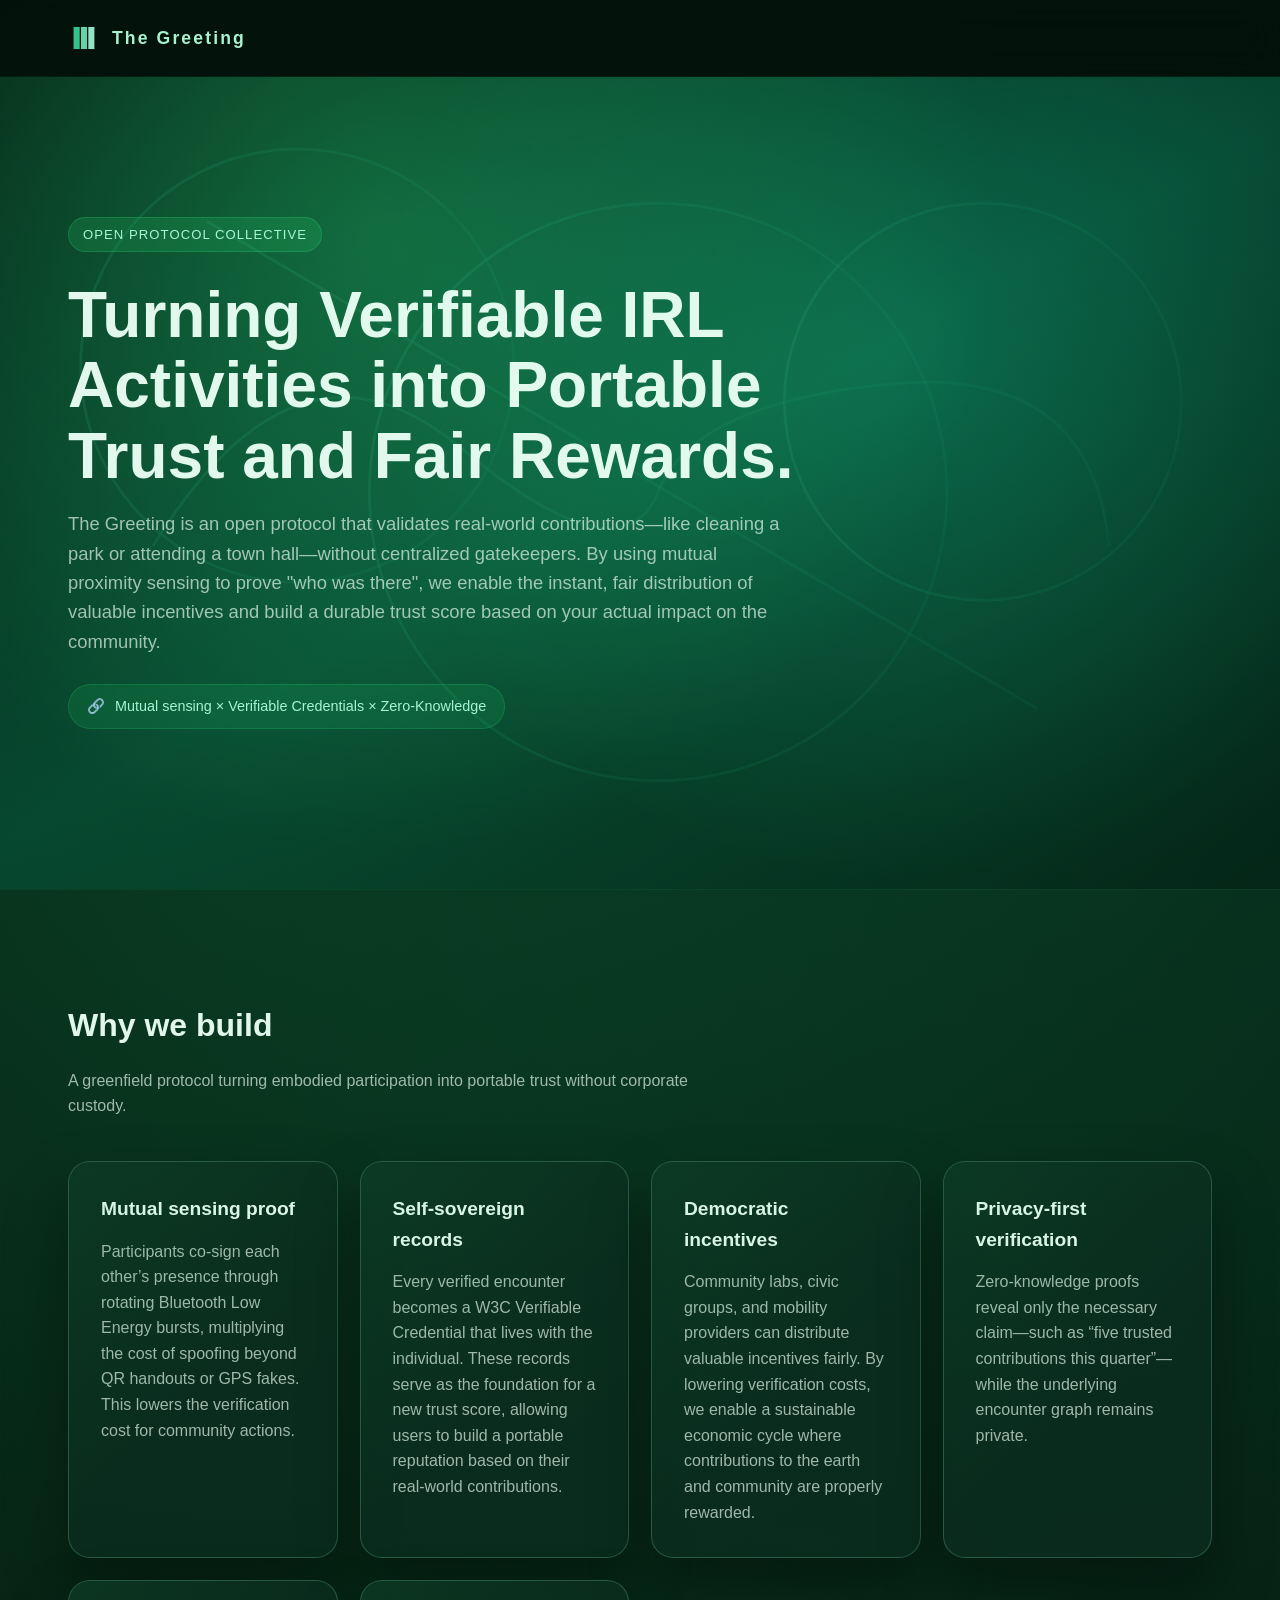
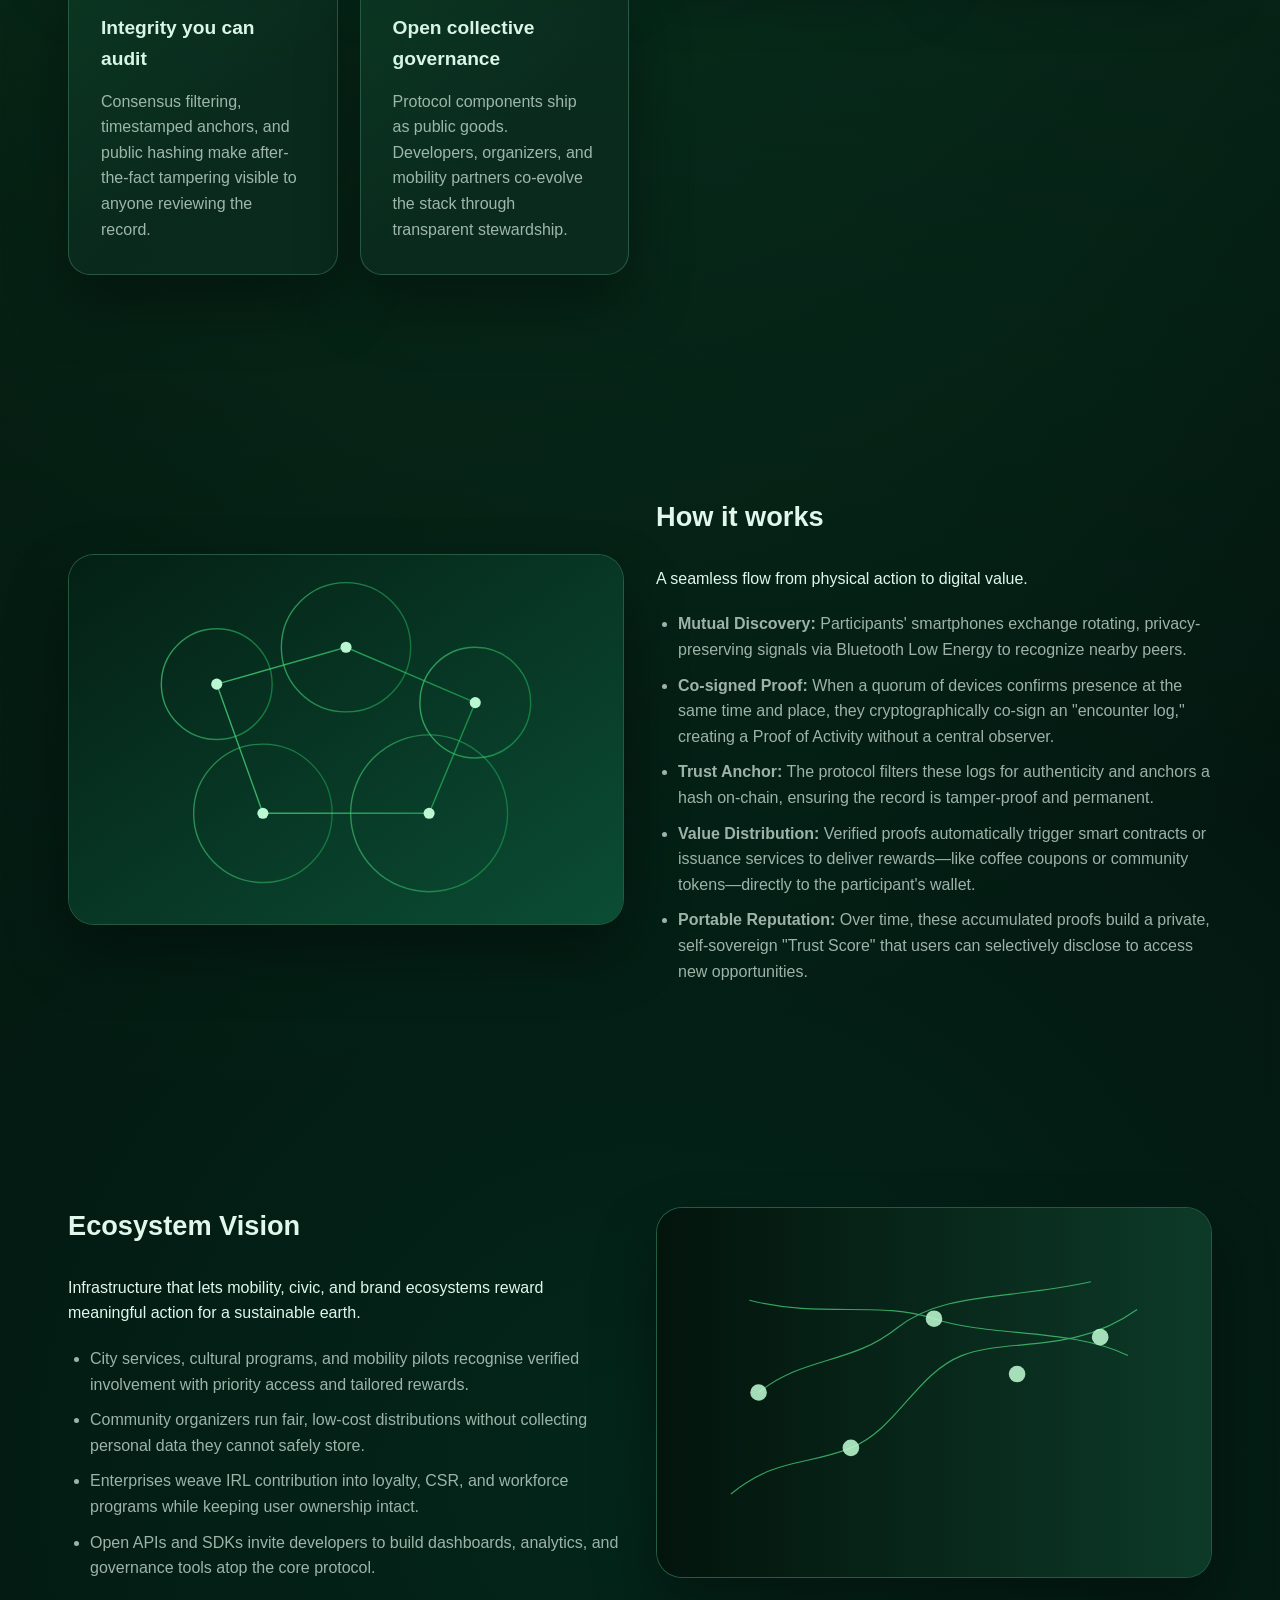
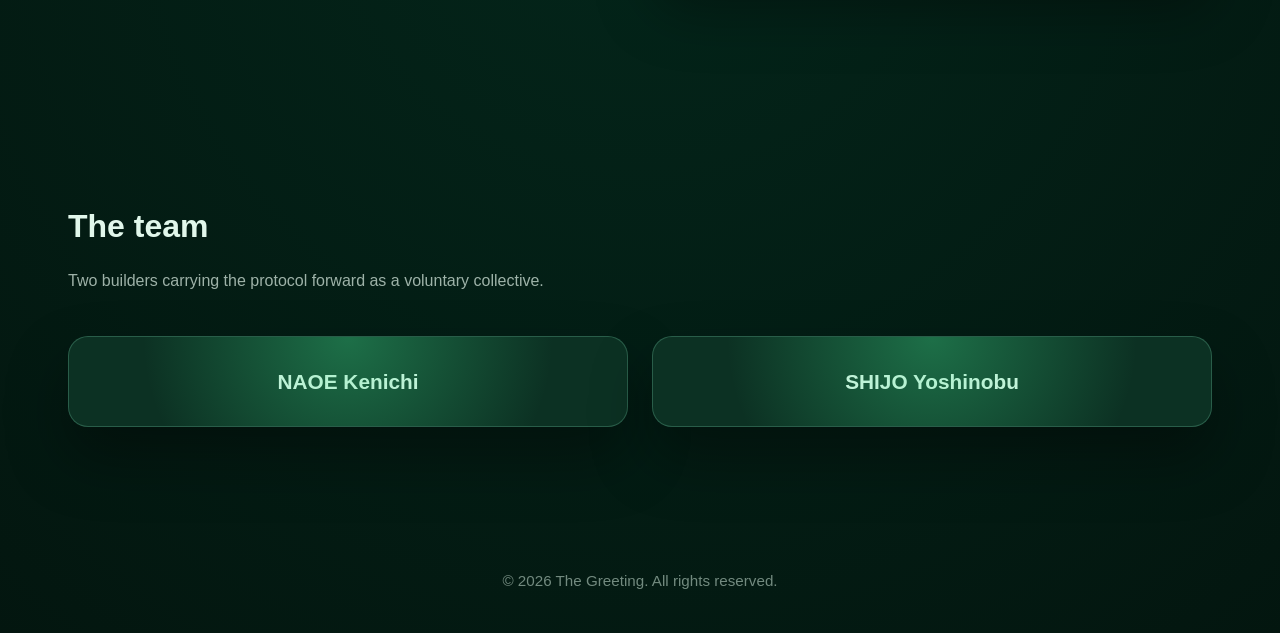
<file: index.html>
<!DOCTYPE html>
<html lang="en">

<head>
  <meta charset="utf-8">
  <meta name="viewport" content="width=device-width, initial-scale=1">
  <title>The Greeting – Open Protocol for Verifiable Real-World Commitment</title>
  <meta name="description"
    content="The Greeting builds an open protocol that converts in-person contribution into portable, verifiable trust so any organizer can distribute high-value incentives fairly.">
  <link rel="stylesheet" href="/assets/css/main.css">
  <link rel="icon" href="/assets/media/icon.png" type="image/png">
</head>

<body>
  <header>
    <nav class="nav">
      <span class="nav-brand">
        <img src="/assets/media/icon.png" alt="The Greeting Logo" class="nav-logo">
        The Greeting
      </span>
    </nav>
  </header>

  <main>
    <section class="hero">
      <div class="hero-content">
        <span class="hero-kicker">Open protocol collective</span>
        <h1>Turning Verifiable IRL Activities into Portable Trust and Fair Rewards.</h1>
        <p>
          The Greeting is an open protocol that validates real-world contributions—like cleaning a park or attending a
          town hall—without centralized gatekeepers.
          By using mutual proximity sensing to prove "who was there", we enable the instant, fair distribution of
          valuable incentives and build a durable trust score based on your actual impact on the community.
        </p>
        <div class="hero-actions">
          <div class="badge">
            <span>🔗</span>
            <span>Mutual sensing × Verifiable Credentials × Zero-Knowledge</span>
          </div>
        </div>
      </div>
    </section>

    <section class="section">
      <div class="section-header">
        <h2>Why we build</h2>
        <p>A greenfield protocol turning embodied participation into portable trust without corporate custody.</p>
      </div>
      <div class="card-grid">
        <article class="card">
          <h3>Mutual sensing proof</h3>
          <p>Participants co-sign each other’s presence through rotating Bluetooth Low Energy bursts, multiplying the
            cost of spoofing beyond QR handouts or GPS fakes. This lowers the verification cost for community actions.
          </p>
        </article>
        <article class="card">
          <h3>Self-sovereign records</h3>
          <p>Every verified encounter becomes a W3C Verifiable Credential that lives with the individual. These records
            serve as the foundation for a new trust score, allowing users to build a portable reputation based on their
            real-world contributions.</p>
        </article>
        <article class="card">
          <h3>Democratic incentives</h3>
          <p>Community labs, civic groups, and mobility providers can distribute valuable incentives fairly. By lowering
            verification costs, we enable a sustainable economic cycle where contributions to the earth and community
            are properly rewarded.</p>
        </article>
        <article class="card">
          <h3>Privacy-first verification</h3>
          <p>Zero-knowledge proofs reveal only the necessary claim—such as “five trusted contributions this
            quarter”—while the underlying encounter graph remains private.</p>
        </article>
        <article class="card">
          <h3>Integrity you can audit</h3>
          <p>Consensus filtering, timestamped anchors, and public hashing make after-the-fact tampering visible to
            anyone reviewing the record.</p>
        </article>
        <article class="card">
          <h3>Open collective governance</h3>
          <p>Protocol components ship as public goods. Developers, organizers, and mobility partners co-evolve the stack
            through transparent stewardship.</p>
        </article>
      </div>
    </section>

    <section class="section">
      <div class="layout-split">
        <img src="/assets/media/placeholder-protocol.svg" alt="Abstract green protocol network illustration">
        <div class="split-content">
          <h3>How it works</h3>
          <p>A seamless flow from physical action to digital value.</p>
          <ul>
            <li><strong>Mutual Discovery:</strong> Participants' smartphones exchange rotating, privacy-preserving
              signals via Bluetooth Low Energy to recognize nearby peers.</li>
            <li><strong>Co-signed Proof:</strong> When a quorum of devices confirms presence at the same time and place,
              they cryptographically co-sign an "encounter log," creating a Proof of Activity without a central
              observer.</li>
            <li><strong>Trust Anchor:</strong> The protocol filters these logs for authenticity and anchors a hash
              on-chain, ensuring the record is tamper-proof and permanent.</li>
            <li><strong>Value Distribution:</strong> Verified proofs automatically trigger smart contracts or issuance
              services to deliver rewards—like coffee coupons or community tokens—directly to the participant's wallet.
            </li>
            <li><strong>Portable Reputation:</strong> Over time, these accumulated proofs build a private,
              self-sovereign "Trust Score" that users can selectively disclose to access new opportunities.</li>
          </ul>
        </div>
      </div>
    </section>

    <section class="section">
      <div class="layout-split">
        <div class="split-content">
          <h3>Ecosystem Vision</h3>
          <p>Infrastructure that lets mobility, civic, and brand ecosystems reward meaningful action for a sustainable
            earth.</p>
          <ul>
            <li>City services, cultural programs, and mobility pilots recognise verified involvement with priority
              access and tailored rewards.</li>
            <li>Community organizers run fair, low-cost distributions without collecting personal data they cannot
              safely store.</li>
            <li>Enterprises weave IRL contribution into loyalty, CSR, and workforce programs while keeping user
              ownership intact.</li>
            <li>Open APIs and SDKs invite developers to build dashboards, analytics, and governance tools atop the core
              protocol.</li>
          </ul>
        </div>
        <img src="/assets/media/placeholder-ecosystem.svg"
          alt="Concept art of an interconnected urban mobility hub showing community events, volunteers, and digital credentials flowing between them">
      </div>
    </section>

    <section class="section">
      <div class="section-header">
        <h2>The team</h2>
        <p>Two builders carrying the protocol forward as a voluntary collective.</p>
      </div>
      <div class="team-grid">
        <article class="team-card">
          <h3>NAOE Kenichi</h3>
        </article>
        <article class="team-card">
          <h3>SHIJO Yoshinobu</h3>
        </article>
      </div>
    </section>
  </main>

  <footer>
    © <span id="year"></span> The Greeting. All rights reserved.
  </footer>

  <script>
    document.getElementById('year').textContent = new Date().getFullYear();
  </script>
</body>

</html>
</file>
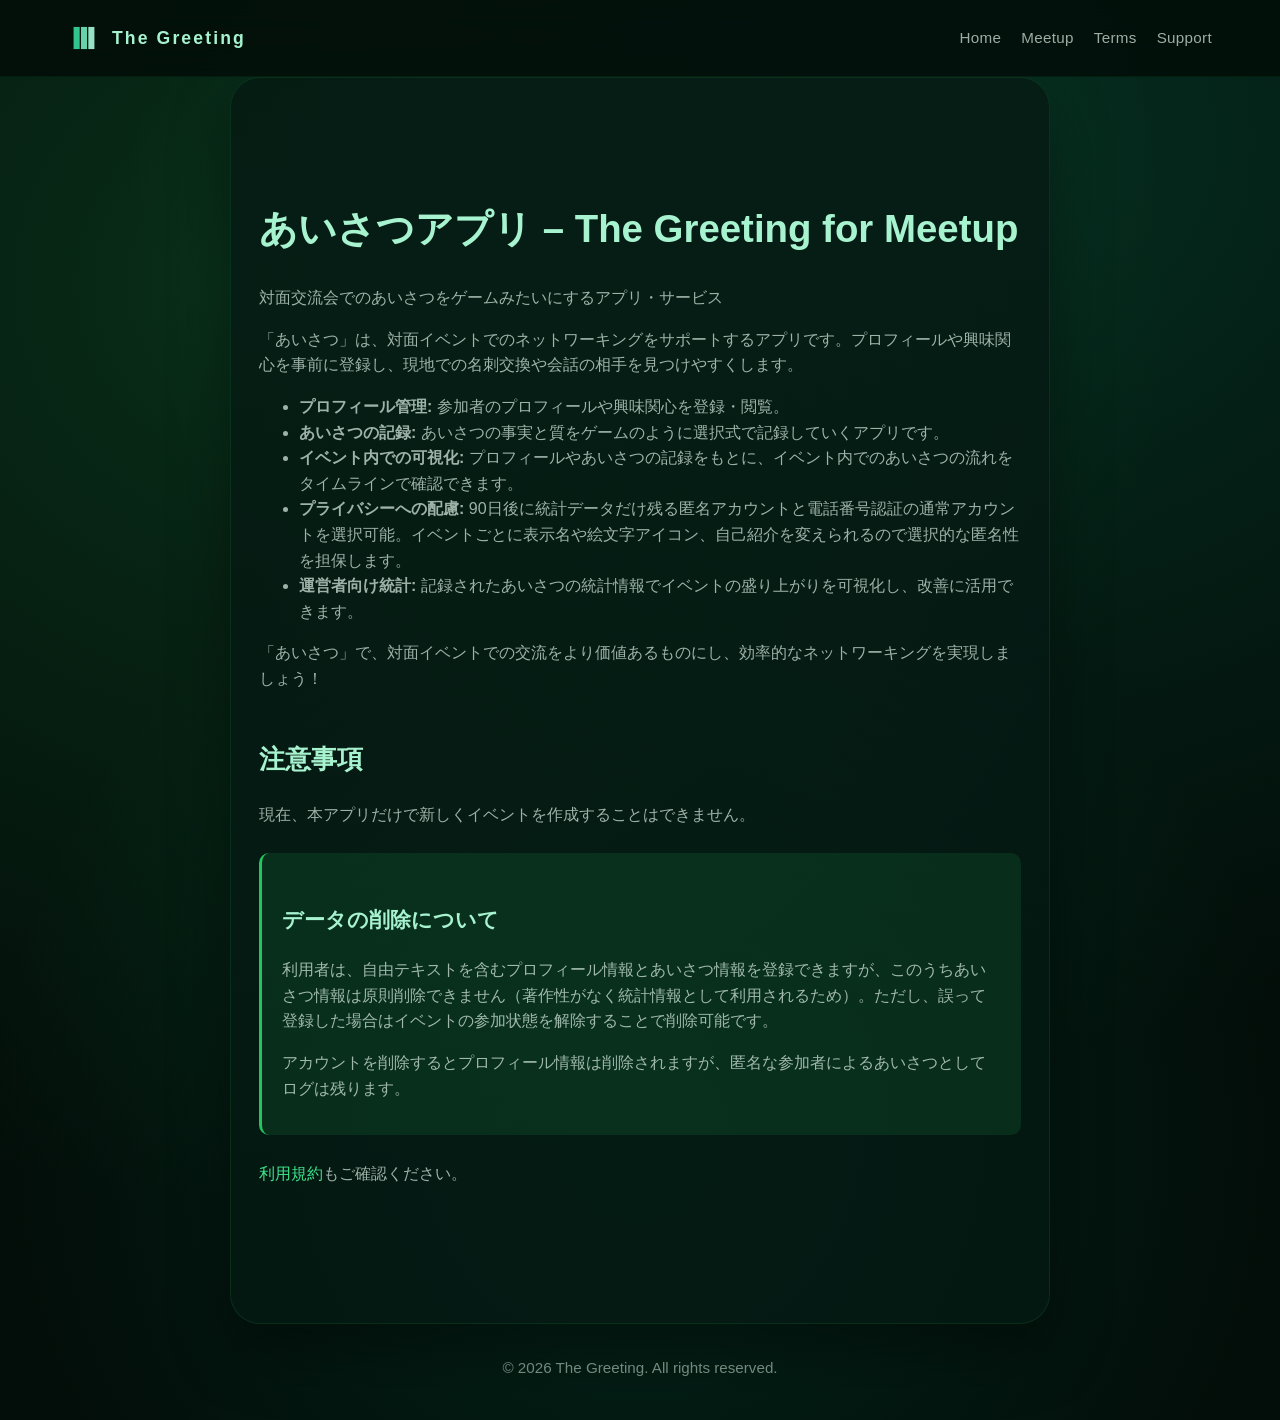
<file: meetup/index.html>
<!DOCTYPE html>
<html lang="ja">

<head>
  <meta charset="utf-8">
  <meta name="viewport" content="width=device-width, initial-scale=1">
  <title>The Greeting Meetup</title>
  <meta name="description" content="対面イベントのネットワーキングを支援するThe Greeting Meetupアプリのご紹介。">
  <link rel="stylesheet" href="/assets/css/main.css">
  <link rel="icon" href="/assets/media/icon.png" type="image/png">
</head>

<body>
  <header>
    <nav class="nav">
      <span class="nav-brand">
        <img src="/assets/media/icon.png" alt="The Greeting Logo" class="nav-logo">
        The Greeting
      </span>
      <div class="nav-links">
        <a href="/">Home</a>
        <a href="/meetup/">Meetup</a>
        <a href="/meetup/terms/">Terms</a>
        <a href="/meetup/support/">Support</a>
      </div>
    </nav>
  </header>

  <main class="content">
    <h1>あいさつアプリ – The Greeting for Meetup</h1>
    <p class="muted">対面交流会でのあいさつをゲームみたいにするアプリ・サービス</p>

    <p>「あいさつ」は、対面イベントでのネットワーキングをサポートするアプリです。プロフィールや興味関心を事前に登録し、現地での名刺交換や会話の相手を見つけやすくします。</p>

    <ul>
      <li><strong>プロフィール管理:</strong> 参加者のプロフィールや興味関心を登録・閲覧。</li>
      <li><strong>あいさつの記録:</strong> あいさつの事実と質をゲームのように選択式で記録していくアプリです。</li>
      <li><strong>イベント内での可視化:</strong> プロフィールやあいさつの記録をもとに、イベント内でのあいさつの流れをタイムラインで確認できます。</li>
      <li><strong>プライバシーへの配慮:</strong>
        90日後に統計データだけ残る匿名アカウントと電話番号認証の通常アカウントを選択可能。イベントごとに表示名や絵文字アイコン、自己紹介を変えられるので選択的な匿名性を担保します。</li>
      <li><strong>運営者向け統計:</strong> 記録されたあいさつの統計情報でイベントの盛り上がりを可視化し、改善に活用できます。</li>
    </ul>

    <p>「あいさつ」で、対面イベントでの交流をより価値あるものにし、効率的なネットワーキングを実現しましょう！</p>

    <h2>注意事項</h2>
    <p>現在、本アプリだけで新しくイベントを作成することはできません。</p>

    <div class="notice">
      <h3>データの削除について</h3>
      <p>
        利用者は、自由テキストを含むプロフィール情報とあいさつ情報を登録できますが、このうちあいさつ情報は原則削除できません（著作性がなく統計情報として利用されるため）。ただし、誤って登録した場合はイベントの参加状態を解除することで削除可能です。
      </p>
      <p>アカウントを削除するとプロフィール情報は削除されますが、匿名な参加者によるあいさつとしてログは残ります。</p>
    </div>

    <p><a href="/meetup/terms/">利用規約</a>もご確認ください。</p>
  </main>

  <footer>
    © <span id="year"></span> The Greeting. All rights reserved.
  </footer>
  <script>
    document.getElementById('year').textContent = new Date().getFullYear();
  </script>
</body>

</html>
</file>
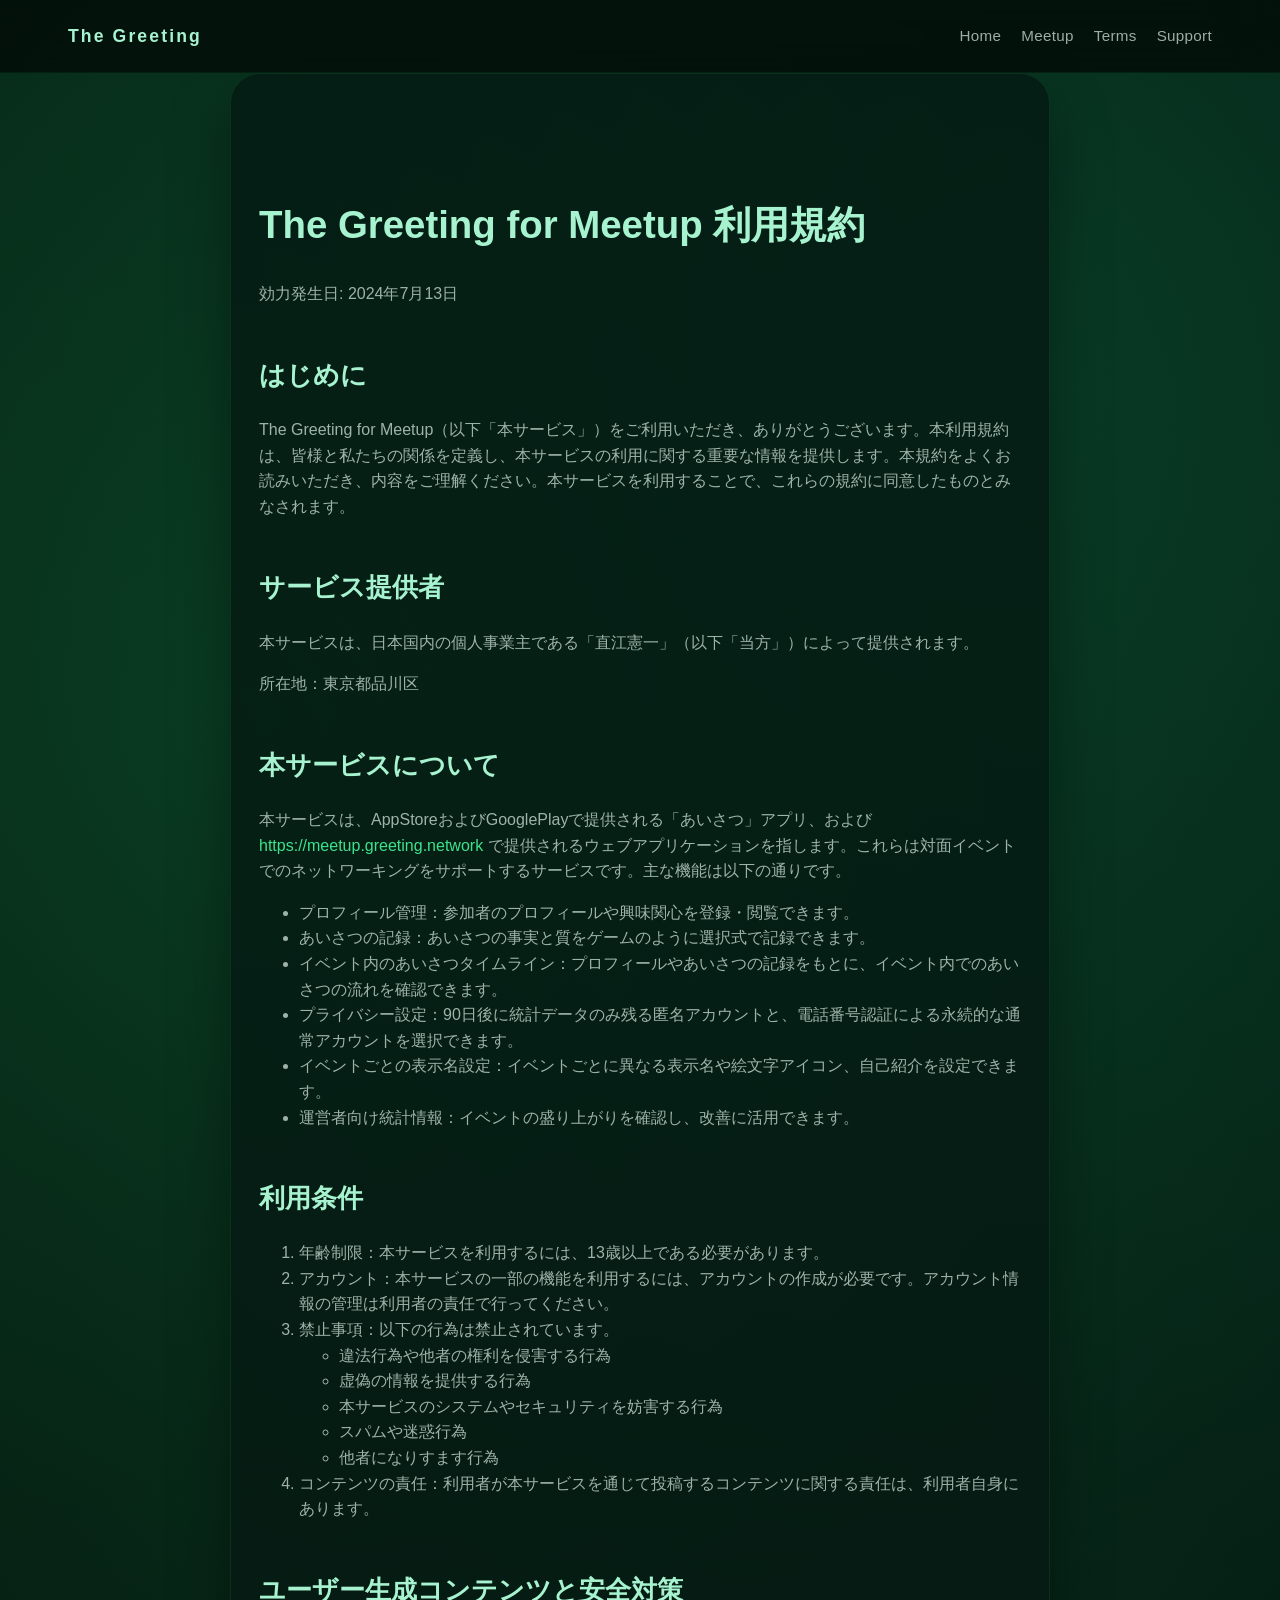
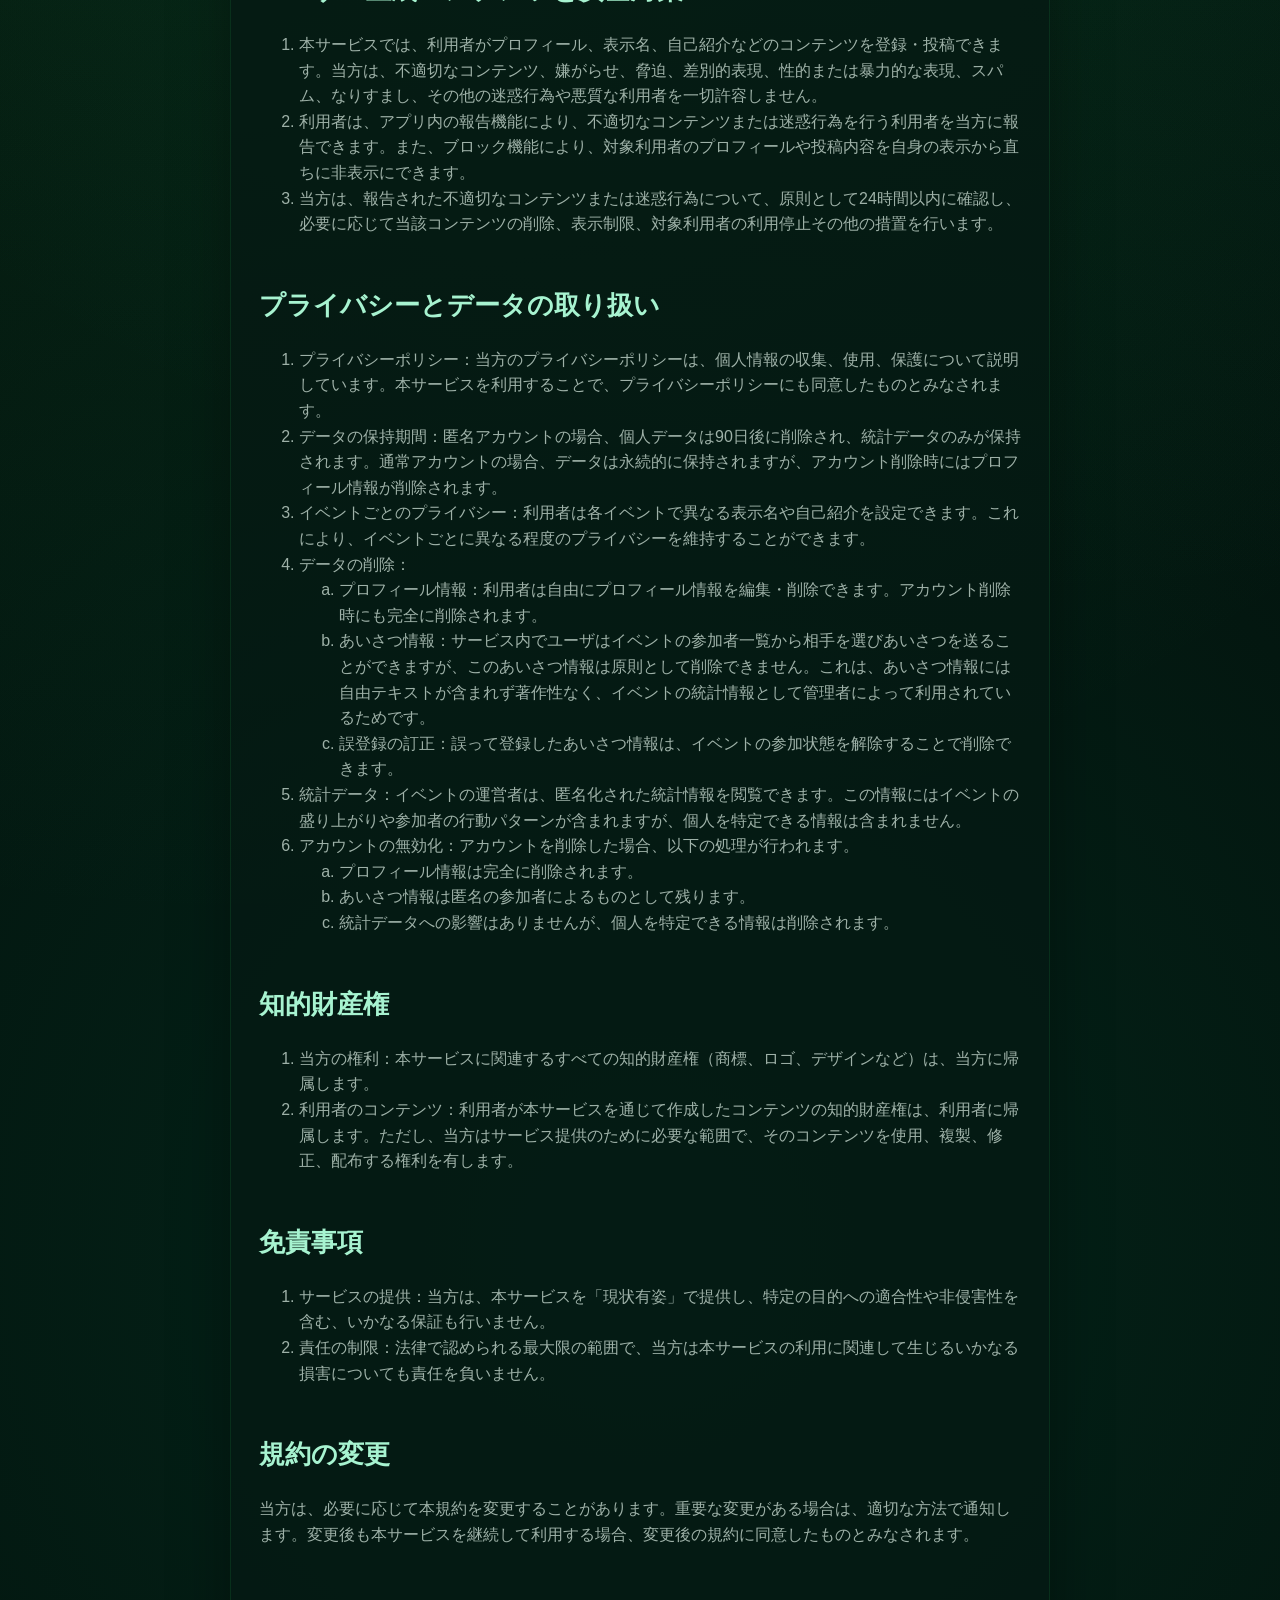
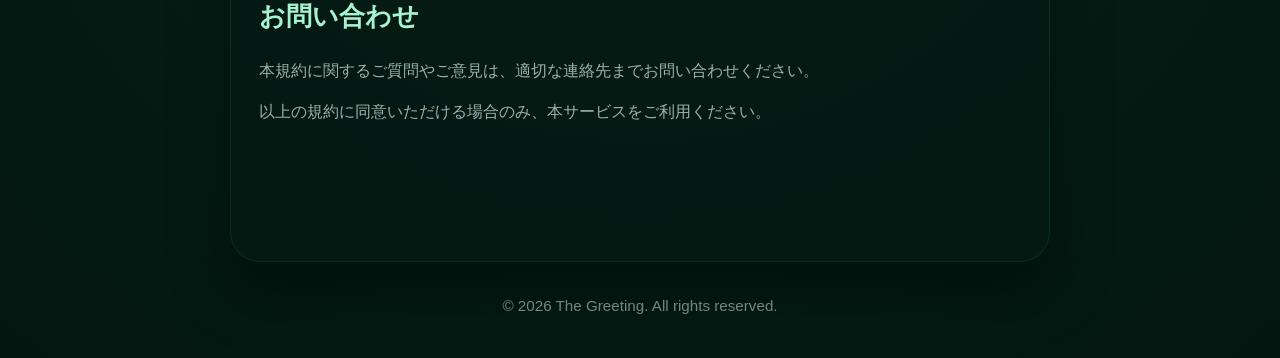
<file: meetup/terms/index.html>
<!DOCTYPE html>
<html lang="ja">
  <head>
    <meta charset="utf-8">
    <meta name="viewport" content="width=device-width, initial-scale=1">
    <title>The Greeting for Meetup 利用規約</title>
    <meta name="description" content="The Greeting for Meetup の利用規約です。サービスの概要、データの取り扱い、利用条件などをご確認ください。">
    <link rel="stylesheet" href="/assets/css/main.css">
    <link rel="icon" href="/assets/media/icon.png" type="image/png">
  </head>
  <body>
    <header>
      <nav class="nav">
        <span class="nav-brand">The Greeting</span>
        <div class="nav-links">
          <a href="/">Home</a>
          <a href="/meetup/">Meetup</a>
          <a href="/meetup/terms/">Terms</a>
          <a href="/meetup/support/">Support</a>
        </div>
      </nav>
    </header>

    <main class="content">
      <h1>The Greeting for Meetup 利用規約</h1>
      <p class="muted">効力発生日: 2024年7月13日</p>

      <h2>はじめに</h2>
      <p>The Greeting for Meetup（以下「本サービス」）をご利用いただき、ありがとうございます。本利用規約は、皆様と私たちの関係を定義し、本サービスの利用に関する重要な情報を提供します。本規約をよくお読みいただき、内容をご理解ください。本サービスを利用することで、これらの規約に同意したものとみなされます。</p>

      <h2>サービス提供者</h2>
      <p>本サービスは、日本国内の個人事業主である「直江憲一」（以下「当方」）によって提供されます。</p>
      <p>所在地：東京都品川区</p>

      <h2>本サービスについて</h2>
      <p>本サービスは、AppStoreおよびGooglePlayで提供される「あいさつ」アプリ、および <a href="https://meetup.greeting.network" target="_blank" rel="noopener">https://meetup.greeting.network</a> で提供されるウェブアプリケーションを指します。これらは対面イベントでのネットワーキングをサポートするサービスです。主な機能は以下の通りです。</p>
      <ul>
        <li>プロフィール管理：参加者のプロフィールや興味関心を登録・閲覧できます。</li>
        <li>あいさつの記録：あいさつの事実と質をゲームのように選択式で記録できます。</li>
        <li>イベント内のあいさつタイムライン：プロフィールやあいさつの記録をもとに、イベント内でのあいさつの流れを確認できます。</li>
        <li>プライバシー設定：90日後に統計データのみ残る匿名アカウントと、電話番号認証による永続的な通常アカウントを選択できます。</li>
        <li>イベントごとの表示名設定：イベントごとに異なる表示名や絵文字アイコン、自己紹介を設定できます。</li>
        <li>運営者向け統計情報：イベントの盛り上がりを確認し、改善に活用できます。</li>
      </ul>

      <h2>利用条件</h2>
      <ol>
        <li>年齢制限：本サービスを利用するには、13歳以上である必要があります。</li>
        <li>アカウント：本サービスの一部の機能を利用するには、アカウントの作成が必要です。アカウント情報の管理は利用者の責任で行ってください。</li>
        <li>禁止事項：以下の行為は禁止されています。
          <ul>
            <li>違法行為や他者の権利を侵害する行為</li>
            <li>虚偽の情報を提供する行為</li>
            <li>本サービスのシステムやセキュリティを妨害する行為</li>
            <li>スパムや迷惑行為</li>
            <li>他者になりすます行為</li>
          </ul>
        </li>
        <li>コンテンツの責任：利用者が本サービスを通じて投稿するコンテンツに関する責任は、利用者自身にあります。</li>
      </ol>

      <h2>ユーザー生成コンテンツと安全対策</h2>
      <ol>
        <li>本サービスでは、利用者がプロフィール、表示名、自己紹介などのコンテンツを登録・投稿できます。当方は、不適切なコンテンツ、嫌がらせ、脅迫、差別的表現、性的または暴力的な表現、スパム、なりすまし、その他の迷惑行為や悪質な利用者を一切許容しません。</li>
        <li>利用者は、アプリ内の報告機能により、不適切なコンテンツまたは迷惑行為を行う利用者を当方に報告できます。また、ブロック機能により、対象利用者のプロフィールや投稿内容を自身の表示から直ちに非表示にできます。</li>
        <li>当方は、報告された不適切なコンテンツまたは迷惑行為について、原則として24時間以内に確認し、必要に応じて当該コンテンツの削除、表示制限、対象利用者の利用停止その他の措置を行います。</li>
      </ol>

      <h2 id="privacyPolicy">プライバシーとデータの取り扱い</h2>
      <ol>
        <li>プライバシーポリシー：当方のプライバシーポリシーは、個人情報の収集、使用、保護について説明しています。本サービスを利用することで、プライバシーポリシーにも同意したものとみなされます。</li>
        <li>データの保持期間：匿名アカウントの場合、個人データは90日後に削除され、統計データのみが保持されます。通常アカウントの場合、データは永続的に保持されますが、アカウント削除時にはプロフィール情報が削除されます。</li>
        <li>イベントごとのプライバシー：利用者は各イベントで異なる表示名や自己紹介を設定できます。これにより、イベントごとに異なる程度のプライバシーを維持することができます。</li>
        <li id="deleteData">データの削除：
          <ol type="a">
            <li>プロフィール情報：利用者は自由にプロフィール情報を編集・削除できます。アカウント削除時にも完全に削除されます。</li>
            <li>あいさつ情報：サービス内でユーザはイベントの参加者一覧から相手を選びあいさつを送ることができますが、このあいさつ情報は原則として削除できません。これは、あいさつ情報には自由テキストが含まれず著作性なく、イベントの統計情報として管理者によって利用されているためです。</li>
            <li>誤登録の訂正：誤って登録したあいさつ情報は、イベントの参加状態を解除することで削除できます。</li>
          </ol>
        </li>
        <li>統計データ：イベントの運営者は、匿名化された統計情報を閲覧できます。この情報にはイベントの盛り上がりや参加者の行動パターンが含まれますが、個人を特定できる情報は含まれません。</li>
        <li id="deactivateAccount">アカウントの無効化：アカウントを削除した場合、以下の処理が行われます。
          <ol type="a">
            <li>プロフィール情報は完全に削除されます。</li>
            <li>あいさつ情報は匿名の参加者によるものとして残ります。</li>
            <li>統計データへの影響はありませんが、個人を特定できる情報は削除されます。</li>
          </ol>
        </li>
      </ol>

      <h2>知的財産権</h2>
      <ol>
        <li>当方の権利：本サービスに関連するすべての知的財産権（商標、ロゴ、デザインなど）は、当方に帰属します。</li>
        <li>利用者のコンテンツ：利用者が本サービスを通じて作成したコンテンツの知的財産権は、利用者に帰属します。ただし、当方はサービス提供のために必要な範囲で、そのコンテンツを使用、複製、修正、配布する権利を有します。</li>
      </ol>

      <h2>免責事項</h2>
      <ol>
        <li>サービスの提供：当方は、本サービスを「現状有姿」で提供し、特定の目的への適合性や非侵害性を含む、いかなる保証も行いません。</li>
        <li>責任の制限：法律で認められる最大限の範囲で、当方は本サービスの利用に関連して生じるいかなる損害についても責任を負いません。</li>
      </ol>

      <h2>規約の変更</h2>
      <p>当方は、必要に応じて本規約を変更することがあります。重要な変更がある場合は、適切な方法で通知します。変更後も本サービスを継続して利用する場合、変更後の規約に同意したものとみなされます。</p>

      <h2>お問い合わせ</h2>
      <p>本規約に関するご質問やご意見は、適切な連絡先までお問い合わせください。</p>

      <p>以上の規約に同意いただける場合のみ、本サービスをご利用ください。</p>
    </main>

    <footer>
      © <span id="year"></span> The Greeting. All rights reserved.
    </footer>
    <script>
      document.getElementById('year').textContent = new Date().getFullYear();
    </script>
  </body>
</html>
</file>
<file: assets/css/main.css>
:root {
  color-scheme: dark;
  --bg: #030d09;
  --bg-alt: #081c14;
  --bg-soft: #0d2a1f;
  --surface: rgba(12, 45, 32, 0.72);
  --surface-strong: rgba(14, 52, 37, 0.92);
  --primary: #22c55e;
  --primary-strong: #16a34a;
  --primary-soft: #3de38c;
  --accent: #a7f3d0;
  --text: #e1f7eb;
  --text-muted: rgba(231, 249, 239, 0.68);
  --border: rgba(128, 226, 184, 0.25);
  --card-shadow: 0 30px 60px rgba(0, 0, 0, 0.35);
  --font-head: 'Sora', 'Helvetica Neue', Arial, sans-serif;
  --font-body: 'Inter', 'Helvetica Neue', Arial, sans-serif;
}

*,
*::before,
*::after {
  box-sizing: border-box;
}

body {
  margin: 0;
  font-family: var(--font-body);
  background: radial-gradient(circle at 20% 20%, rgba(34, 197, 94, 0.18), transparent 60%), radial-gradient(circle at 80% 10%, rgba(16, 185, 129, 0.18), transparent 55%), radial-gradient(circle at 50% 80%, rgba(5, 150, 105, 0.18), transparent 50%), var(--bg);
  color: var(--text);
  line-height: 1.6;
  min-height: 100vh;
}

a {
  color: var(--primary-soft);
  text-decoration: none;
  font-weight: 500;
}

a:hover {
  text-decoration: underline;
}

header {
  position: sticky;
  top: 0;
  z-index: 10;
  background: rgba(3, 13, 9, 0.85);
  backdrop-filter: blur(18px);
  border-bottom: 1px solid rgba(34, 197, 94, 0.08);
}

.nav {
  max-width: 1200px;
  margin: 0 auto;
  padding: 22px 28px;
  display: flex;
  align-items: center;
  justify-content: space-between;
}

.nav-brand {
  font-family: var(--font-head);
  font-weight: 700;
  font-size: 1.1rem;
  letter-spacing: 0.12em;
  color: var(--accent);
  display: flex;
  align-items: center;
  gap: 12px;
}

.nav-logo {
  height: 32px;
  width: auto;
}

.nav-links {
  display: flex;
  align-items: center;
  gap: 20px;
}

.nav-links a {
  color: var(--text-muted);
  font-size: 0.95rem;
  letter-spacing: 0.02em;
}

.nav-links a:hover {
  color: var(--primary-soft);
}

.hero {
  position: relative;
  overflow: hidden;
  border-bottom: 1px solid rgba(34, 197, 94, 0.08);
}

.hero::before {
  content: '';
  position: absolute;
  inset: 0;
  background: url('/assets/media/placeholder-hero.svg') center/cover no-repeat;
  opacity: 0.45;
}

.hero::after {
  content: '';
  position: absolute;
  inset: 0;
  background: radial-gradient(circle at 30% 20%, rgba(34, 197, 94, 0.35), transparent 55%), radial-gradient(circle at 70% 35%, rgba(16, 185, 129, 0.25), transparent 50%);
  mix-blend-mode: screen;
}

.hero-content {
  position: relative;
  max-width: 1200px;
  margin: 0 auto;
  padding: 140px 28px 160px;
}

.hero-kicker {
  display: inline-flex;
  align-items: center;
  gap: 10px;
  background: rgba(34, 197, 94, 0.18);
  border: 1px solid rgba(34, 197, 94, 0.28);
  padding: 6px 14px;
  border-radius: 999px;
  font-size: 0.82rem;
  letter-spacing: 0.08em;
  text-transform: uppercase;
  color: var(--accent);
}

.hero h1 {
  font-family: var(--font-head);
  font-weight: 700;
  font-size: clamp(2.6rem, 6vw, 4rem);
  line-height: 1.1;
  margin: 28px 0 18px;
  max-width: 820px;
}

.hero p {
  max-width: 720px;
  color: var(--text-muted);
  font-size: 1.15rem;
  margin: 0 0 28px;
}

.hero-actions {
  display: flex;
  flex-wrap: wrap;
  gap: 14px;
}

.badge {
  display: inline-flex;
  align-items: center;
  gap: 10px;
  padding: 10px 18px;
  background: rgba(34, 197, 94, 0.14);
  border: 1px solid rgba(34, 197, 94, 0.24);
  border-radius: 999px;
  font-size: 0.9rem;
  color: var(--accent);
}

.section {
  max-width: 1200px;
  margin: 0 auto;
  padding: 110px 28px;
}

.section-header {
  margin-bottom: 42px;
}

.section-header h2 {
  font-family: var(--font-head);
  font-size: 2rem;
  margin: 0;
}

.section-header p {
  color: var(--text-muted);
  max-width: 620px;
  margin-top: 16px;
}

.card-grid {
  display: grid;
  gap: 22px;
  grid-template-columns: repeat(auto-fit, minmax(260px, 1fr));
}

.card {
  background: var(--surface);
  border: 1px solid var(--border);
  border-radius: 22px;
  padding: 32px;
  box-shadow: var(--card-shadow);
  position: relative;
  overflow: hidden;
}

.card::after {
  content: '';
  position: absolute;
  inset: 0;
  border-radius: inherit;
  background: linear-gradient(135deg, rgba(34, 197, 94, 0.08), transparent 55%);
  pointer-events: none;
}

.card h3 {
  font-family: var(--font-head);
  margin: 0 0 14px;
  font-size: 1.2rem;
}

.card p {
  margin: 0;
  color: var(--text-muted);
}

.card .action {
  margin-top: 26px;
  display: inline-flex;
  align-items: center;
  gap: 10px;
  font-weight: 600;
  color: var(--primary-soft);
}

.layout-split {
  display: grid;
  gap: 32px;
  grid-template-columns: repeat(auto-fit, minmax(300px, 1fr));
  align-items: center;
}

.layout-split img {
  width: 100%;
  border-radius: 26px;
  border: 1px solid var(--border);
  background: rgba(34, 197, 94, 0.08);
  box-shadow: var(--card-shadow);
}

.split-content h3 {
  font-family: var(--font-head);
  font-size: 1.7rem;
  margin-top: 0;
}

.split-content ul {
  margin: 20px 0 0;
  padding-left: 22px;
  color: var(--text-muted);
}

.split-content li + li {
  margin-top: 10px;
}

.team-grid {
  display: grid;
  grid-template-columns: repeat(auto-fit, minmax(240px, 1fr));
  gap: 24px;
}

.team-card {
  background: var(--surface-strong);
  border: 1px solid var(--border);
  border-radius: 20px;
  padding: 28px;
  text-align: center;
  box-shadow: var(--card-shadow);
  position: relative;
  overflow: hidden;
}

.team-card::before {
  content: '';
  position: absolute;
  inset: 0;
  background: radial-gradient(circle at 50% 0%, rgba(61, 227, 140, 0.35), transparent 70%);
  pointer-events: none;
}

.team-card h3 {
  font-family: var(--font-head);
  margin: 0;
  font-size: 1.3rem;
}

.team-card p {
  margin: 12px 0 0;
  color: var(--text-muted);
}

.content {
  max-width: 820px;
  margin: 0 auto;
  padding: 120px 28px;
  background: rgba(5, 26, 19, 0.8);
  border-radius: 30px;
  border: 1px solid rgba(34, 197, 94, 0.12);
  box-shadow: var(--card-shadow);
}

.content h1,
.content h2,
.content h3 {
  font-family: var(--font-head);
  color: var(--accent);
}

.content h1 {
  margin-top: 0;
  font-size: 2.4rem;
}

.content h2 {
  margin-top: 48px;
  font-size: 1.6rem;
}

.content h3 {
  margin-top: 32px;
  font-size: 1.3rem;
}

.content p,
.content li {
  color: var(--text-muted);
}

.notice {
  background: rgba(34, 197, 94, 0.12);
  border-left: 3px solid var(--primary);
  border-radius: 10px;
  padding: 18px 20px;
  margin: 26px 0;
  color: var(--text);
}

.redirect {
  text-align: center;
  padding: 160px 24px;
}

.redirect h1 {
  font-family: var(--font-head);
  font-size: 2rem;
}

.redirect p {
  color: var(--text-muted);
  font-size: 1.05rem;
}

.muted {
  color: var(--text-muted);
}

footer {
  text-align: center;
  padding: 32px 16px 40px;
  color: rgba(226, 250, 236, 0.5);
  font-size: 0.95rem;
}

@media (max-width: 720px) {
  .nav {
    padding: 18px 20px;
  }

  .hero-content {
    padding: 110px 20px 120px;
  }

  .section {
    padding: 90px 20px;
  }

  .content {
    padding: 90px 20px;
    border-radius: 24px;
  }
}
</file>
